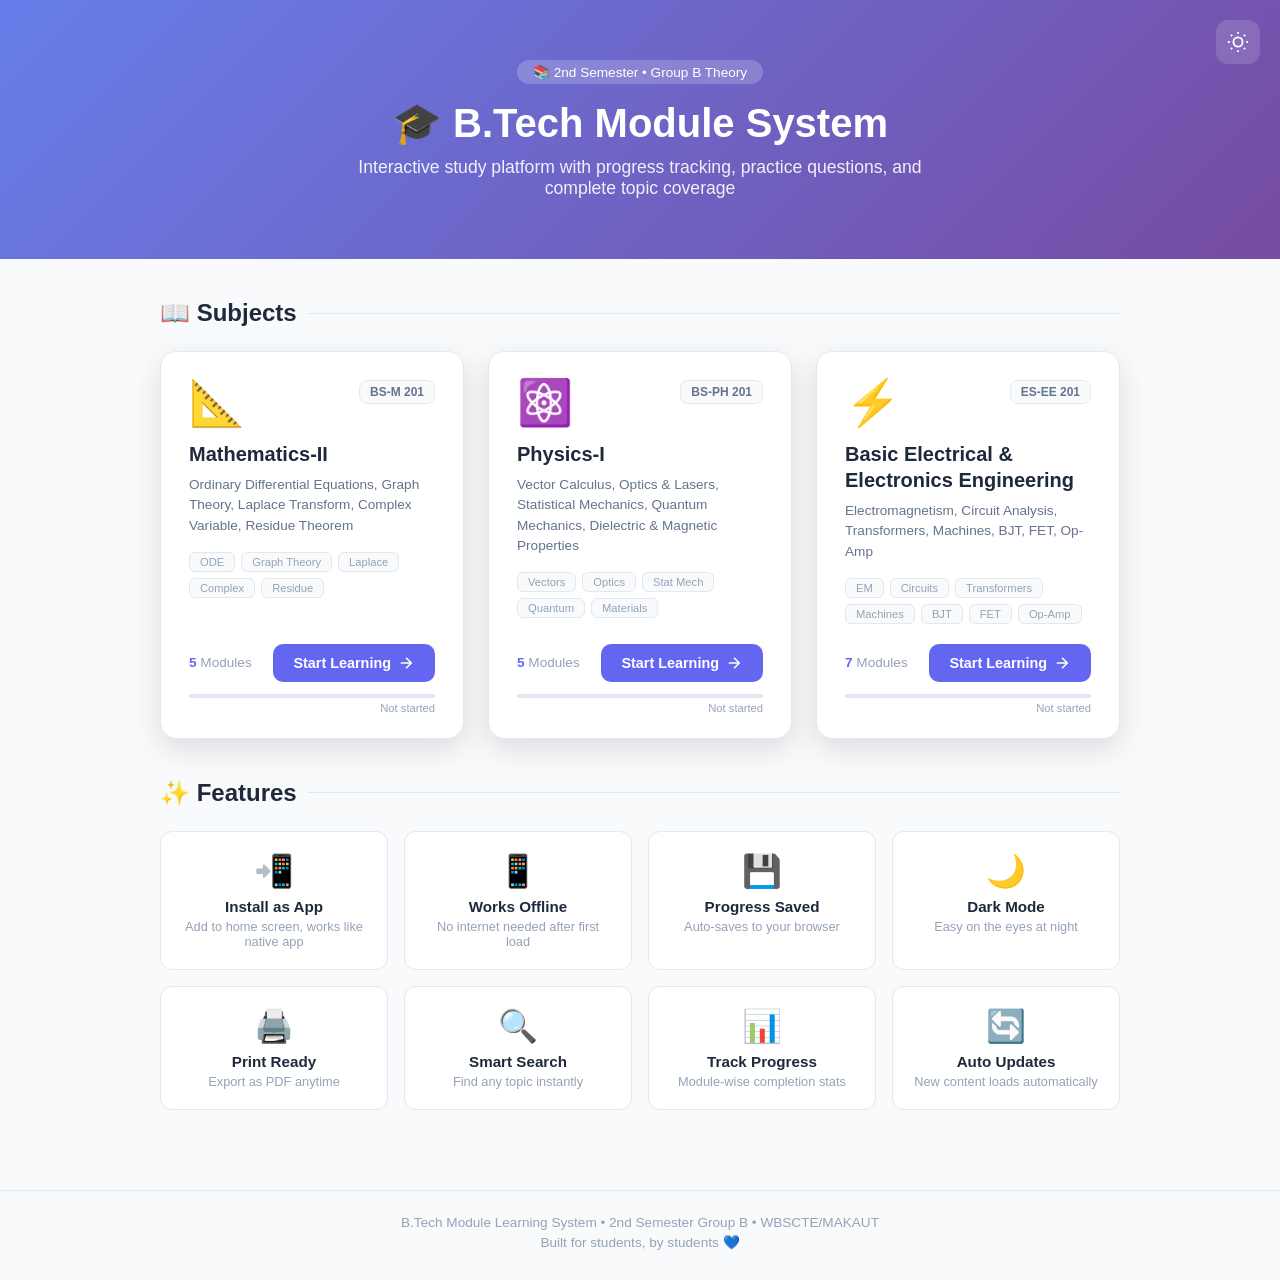
<file: index.html>
<!DOCTYPE html>
<html lang="en">
<head>
    <meta charset="UTF-8">
    <meta name="viewport" content="width=device-width, initial-scale=1.0">
    <meta name="theme-color" content="#6366f1">
    <meta name="description" content="B.Tech 2nd Semester - Module Learning System - WBSCTE/MAKAUT">
    <title>B.Tech Semester 2 - Module Learning System</title>

    <!-- ✅ PWA Manifest -->
    <link rel="manifest" href="./manifest.json">

    <!-- ✅ iOS PWA Support -->
    <meta name="apple-mobile-web-app-capable" content="yes">
    <meta name="apple-mobile-web-app-status-bar-style" content="default">
    <meta name="apple-mobile-web-app-title" content="BTech Modules">

    <!-- ✅ SVG Favicon (no file needed) -->
    <link rel="icon" href="data:image/svg+xml,%3Csvg xmlns='http://www.w3.org/2000/svg' viewBox='0 0 100 100'%3E%3Crect width='100' height='100' rx='20' fill='%236366f1'/%3E%3Ctext x='50' y='65' text-anchor='middle' font-size='50' font-weight='bold' fill='white'%3EB%3C/text%3E%3Ctext x='50' y='88' text-anchor='middle' font-size='22' fill='%23c7d2fe'%3ETECH%3C/text%3E%3C/svg%3E">

    <!-- ✅ Apple Touch Icon (SVG data URI) -->
    <link rel="apple-touch-icon" href="data:image/svg+xml,%3Csvg xmlns='http://www.w3.org/2000/svg' viewBox='0 0 180 180'%3E%3Crect width='180' height='180' rx='36' fill='%236366f1'/%3E%3Ctext x='90' y='110' text-anchor='middle' font-size='90' font-weight='bold' fill='white'%3EB%3C/text%3E%3Ctext x='90' y='150' text-anchor='middle' font-size='38' fill='%23c7d2fe'%3ETECH%3C/text%3E%3C/svg%3E">

    <style>
        :root {
            --primary: #6366f1;
            --primary-dark: #4f46e5;
            --primary-light: #818cf8;
            --bg: #f8fafc;
            --text: #1e293b;
            --text-light: #64748b;
            --text-muted: #94a3b8;
            --card-bg: #ffffff;
            --border: #e2e8f0;
            --shadow: 0 10px 30px rgba(0,0,0,0.12);
            --success: #10b981;
        }

        [data-theme="dark"] {
            --bg: #0f172a;
            --text: #f1f5f9;
            --text-light: #94a3b8;
            --text-muted: #64748b;
            --card-bg: #1e293b;
            --border: #334155;
            --shadow: 0 10px 30px rgba(0,0,0,0.4);
        }

        * { margin: 0; padding: 0; box-sizing: border-box; }

        body {
            font-family: -apple-system, BlinkMacSystemFont, 'Segoe UI', Roboto, sans-serif;
            background: var(--bg);
            color: var(--text);
            min-height: 100vh;
            transition: background 0.3s ease, color 0.3s ease;
        }

        /* ── Hero ── */
        .hero {
            background: linear-gradient(135deg, #667eea 0%, #764ba2 100%);
            padding: 60px 20px;
            text-align: center;
            color: white;
            position: relative;
        }

        [data-theme="dark"] .hero {
            background: linear-gradient(135deg, #312e81 0%, #581c87 100%);
        }

        .hero h1 { font-size: 2.5rem; margin-bottom: 10px; font-weight: 700; }
        .hero p { font-size: 1.1rem; opacity: 0.9; max-width: 600px; margin: 0 auto; }

        .hero-badge {
            display: inline-block;
            padding: 4px 16px;
            background: rgba(255,255,255,0.2);
            border-radius: 999px;
            font-size: 0.85rem;
            margin-bottom: 16px;
            backdrop-filter: blur(4px);
        }

        /* ── Header Actions ── */
        .hero-actions {
            position: absolute;
            top: 20px;
            right: 20px;
            display: flex;
            gap: 8px;
        }

        .hero-btn {
            width: 44px;
            height: 44px;
            border-radius: 12px;
            border: none;
            background: rgba(255,255,255,0.15);
            color: white;
            cursor: pointer;
            display: flex;
            align-items: center;
            justify-content: center;
            transition: background 0.2s, transform 0.2s;
            backdrop-filter: blur(4px);
            position: relative;
        }

        .hero-btn:hover {
            background: rgba(255,255,255,0.25);
            transform: translateY(-1px);
        }

        .hero-btn svg { width: 22px; height: 22px; }

        .hero-btn .tooltip {
            position: absolute;
            bottom: -30px;
            left: 50%;
            transform: translateX(-50%);
            background: rgba(0,0,0,0.75);
            color: white;
            padding: 3px 8px;
            border-radius: 4px;
            font-size: 0.65rem;
            white-space: nowrap;
            opacity: 0;
            pointer-events: none;
            transition: opacity 0.2s;
        }

        .hero-btn:hover .tooltip { opacity: 1; }

        /* ── PWA Install Banner (in hero) ── */
        .pwa-hero-install {
            margin-top: 20px;
            display: none;
        }

        .pwa-hero-install.visible {
            display: flex;
            justify-content: center;
        }

        .pwa-install-hero-btn {
            display: inline-flex;
            align-items: center;
            gap: 8px;
            padding: 10px 24px;
            background: rgba(255,255,255,0.2);
            color: white;
            border: 2px solid rgba(255,255,255,0.4);
            border-radius: 12px;
            font-size: 0.9rem;
            font-weight: 600;
            cursor: pointer;
            transition: all 0.2s;
            backdrop-filter: blur(4px);
            font-family: inherit;
        }

        .pwa-install-hero-btn:hover {
            background: rgba(255,255,255,0.3);
            border-color: rgba(255,255,255,0.6);
            transform: translateY(-2px);
        }

        .pwa-install-hero-btn svg { width: 20px; height: 20px; }

        /* ── Container ── */
        .container {
            max-width: 1000px;
            margin: 0 auto;
            padding: 40px 20px;
        }

        .section-title {
            font-size: 1.5rem;
            font-weight: 600;
            margin-bottom: 24px;
            display: flex;
            align-items: center;
            gap: 10px;
        }

        .section-title::after {
            content: '';
            flex: 1;
            height: 1px;
            background: var(--border);
        }

        /* ── Subject Cards ── */
        .subjects-grid {
            display: grid;
            grid-template-columns: repeat(auto-fit, minmax(300px, 1fr));
            gap: 24px;
            margin-bottom: 40px;
        }

        .subject-card {
            background: var(--card-bg);
            border-radius: 16px;
            padding: 28px;
            box-shadow: var(--shadow);
            border: 1px solid var(--border);
            transition: transform 0.3s ease, box-shadow 0.3s ease;
            text-decoration: none;
            color: inherit;
            display: flex;
            flex-direction: column;
            position: relative;
            overflow: hidden;
        }

        .subject-card:hover {
            transform: translateY(-6px);
            box-shadow: 0 15px 40px rgba(0,0,0,0.18);
        }

        [data-theme="dark"] .subject-card:hover {
            box-shadow: 0 15px 40px rgba(0,0,0,0.5);
        }

        /* ✅ Cached indicator */
        .cached-badge {
            position: absolute;
            top: 12px;
            right: 12px;
            width: 10px;
            height: 10px;
            border-radius: 50%;
            background: var(--success);
            display: none;
            box-shadow: 0 0 0 3px rgba(16,185,129,0.2);
        }

        .cached-badge.visible { display: block; }

        .cached-badge .cached-tooltip {
            position: absolute;
            top: -28px;
            right: 0;
            background: rgba(0,0,0,0.75);
            color: white;
            padding: 3px 8px;
            border-radius: 4px;
            font-size: 0.65rem;
            white-space: nowrap;
            opacity: 0;
            pointer-events: none;
            transition: opacity 0.2s;
        }

        .subject-card:hover .cached-badge .cached-tooltip { opacity: 1; }

        .card-top {
            display: flex;
            align-items: flex-start;
            justify-content: space-between;
            margin-bottom: 16px;
        }

        .subject-icon {
            font-size: 2.8rem;
            line-height: 1;
        }

        .subject-code-badge {
            padding: 4px 10px;
            background: var(--bg);
            border-radius: 8px;
            font-size: 0.75rem;
            font-weight: 600;
            color: var(--text-light);
            border: 1px solid var(--border);
        }

        .subject-title {
            font-size: 1.25rem;
            font-weight: 600;
            margin-bottom: 8px;
            color: var(--text);
            line-height: 1.3;
        }

        .subject-meta {
            font-size: 0.85rem;
            color: var(--text-light);
            margin-bottom: 16px;
            line-height: 1.5;
        }

        .module-chips {
            display: flex;
            flex-wrap: wrap;
            gap: 6px;
            margin-bottom: 20px;
        }

        .module-chip {
            padding: 3px 10px;
            background: var(--bg);
            border-radius: 6px;
            font-size: 0.7rem;
            color: var(--text-muted);
            border: 1px solid var(--border);
        }

        .card-footer {
            margin-top: auto;
            display: flex;
            align-items: center;
            justify-content: space-between;
        }

        .module-count {
            font-size: 0.85rem;
            color: var(--text-muted);
        }

        .module-count strong {
            color: var(--primary);
        }

        /* ✅ Progress bar under module count */
        .card-progress {
            margin-top: 12px;
            margin-bottom: -4px;
        }

        .card-progress-bar {
            height: 4px;
            background: var(--border);
            border-radius: 4px;
            overflow: hidden;
        }

        .card-progress-fill {
            height: 100%;
            background: var(--success);
            border-radius: 4px;
            transition: width 0.5s ease;
        }

        .card-progress-text {
            font-size: 0.7rem;
            color: var(--text-muted);
            margin-top: 4px;
            text-align: right;
        }

        .start-btn {
            display: inline-flex;
            align-items: center;
            gap: 6px;
            padding: 10px 20px;
            background: var(--primary);
            color: white;
            border-radius: 10px;
            font-weight: 600;
            font-size: 0.9rem;
            transition: background 0.2s, transform 0.2s;
        }

        .start-btn:hover {
            background: var(--primary-dark);
            transform: translateX(3px);
        }

        .start-btn svg { width: 18px; height: 18px; }

        /* ── Info Grid ── */
        .info-grid {
            display: grid;
            grid-template-columns: repeat(auto-fit, minmax(200px, 1fr));
            gap: 16px;
            margin-bottom: 40px;
        }

        .info-card {
            background: var(--card-bg);
            border-radius: 12px;
            padding: 20px;
            border: 1px solid var(--border);
            text-align: center;
            transition: transform 0.2s;
        }

        .info-card:hover { transform: translateY(-3px); }

        .info-icon { font-size: 2rem; margin-bottom: 8px; }
        .info-title { font-weight: 600; font-size: 0.95rem; margin-bottom: 4px; }
        .info-desc { font-size: 0.8rem; color: var(--text-muted); }

        /* ── PWA Status Section ── */
        .pwa-status {
            background: var(--card-bg);
            border-radius: 12px;
            padding: 20px;
            border: 1px solid var(--border);
            margin-bottom: 40px;
            display: none;
        }

        .pwa-status.visible { display: block; }

        .pwa-status-header {
            display: flex;
            align-items: center;
            justify-content: space-between;
            margin-bottom: 12px;
        }

        .pwa-status-title {
            font-weight: 600;
            font-size: 0.95rem;
            display: flex;
            align-items: center;
            gap: 6px;
        }

        .pwa-status-badge {
            padding: 3px 10px;
            border-radius: 999px;
            font-size: 0.7rem;
            font-weight: 600;
        }

        .pwa-status-badge.installed {
            background: #d1fae5;
            color: #065f46;
        }

        .pwa-status-badge.online {
            background: #dbeafe;
            color: #1e40af;
        }

        .pwa-status-badge.offline {
            background: #fef3c7;
            color: #92400e;
        }

        .pwa-cache-info {
            font-size: 0.8rem;
            color: var(--text-muted);
            display: flex;
            align-items: center;
            gap: 12px;
            flex-wrap: wrap;
        }

        .pwa-cache-item {
            display: flex;
            align-items: center;
            gap: 4px;
        }

        .pwa-clear-btn {
            background: none;
            border: 1px solid var(--border);
            color: var(--text-muted);
            padding: 4px 10px;
            border-radius: 6px;
            font-size: 0.7rem;
            cursor: pointer;
            font-family: inherit;
            transition: all 0.2s;
        }

        .pwa-clear-btn:hover {
            border-color: #ef4444;
            color: #ef4444;
        }

        /* ── Footer ── */
        .footer {
            text-align: center;
            padding: 24px 20px;
            color: var(--text-muted);
            font-size: 0.85rem;
            border-top: 1px solid var(--border);
        }

        .footer-version {
            margin-top: 6px;
            font-size: 0.75rem;
            opacity: 0.6;
        }

        /* ── Responsive ── */
        @media (max-width: 640px) {
            .hero h1 { font-size: 1.8rem; }
            .hero p { font-size: 1rem; }
            .subjects-grid { grid-template-columns: 1fr; }
            .info-grid { grid-template-columns: 1fr 1fr; }
            .hero-actions { top: 12px; right: 12px; gap: 6px; }
            .hero-btn { width: 38px; height: 38px; border-radius: 10px; }
            .hero-btn svg { width: 18px; height: 18px; }
        }
    </style>
</head>
<body>

    <section class="hero">
        <!-- ✅ Header Actions -->
        <div class="hero-actions">
            <button class="hero-btn" id="themeToggle" title="Toggle Dark Mode">
                <svg class="sun-icon" viewBox="0 0 24 24" fill="none"
                    stroke="currentColor" stroke-width="2">
                    <circle cx="12" cy="12" r="5"/>
                    <path d="M12 1v2M12 21v2M4.22 4.22l1.42 1.42M18.36
                        18.36l1.42 1.42M1 12h2M21 12h2M4.22
                        19.78l1.42-1.42M18.36 5.64l1.42-1.42"/>
                </svg>
                <svg class="moon-icon" viewBox="0 0 24 24" fill="none"
                    stroke="currentColor" stroke-width="2" style="display:none;">
                    <path d="M21 12.79A9 9 0 1 1 11.21 3
                        7 7 0 0 0 21 12.79z"/>
                </svg>
                <span class="tooltip">Theme</span>
            </button>

            <!-- ✅ Cache Info Button -->
            <button class="hero-btn" id="cacheInfoBtn" title="App Info"
                style="display:none;">
                <svg viewBox="0 0 24 24" fill="none"
                    stroke="currentColor" stroke-width="2">
                    <circle cx="12" cy="12" r="10"/>
                    <path d="M12 16v-4M12 8h.01"/>
                </svg>
                <span class="tooltip">App Info</span>
            </button>
        </div>

        <div class="hero-badge">📚 2nd Semester • Group B Theory</div>
        <h1>🎓 B.Tech Module System</h1>
        <p>Interactive study platform with progress tracking,
           practice questions, and complete topic coverage</p>

        <!-- ✅ PWA Install Button in Hero -->
        <div class="pwa-hero-install" id="heroInstall">
            <button class="pwa-install-hero-btn" id="heroInstallBtn">
                <svg viewBox="0 0 24 24" fill="none"
                    stroke="currentColor" stroke-width="2.5"
                    stroke-linecap="round" stroke-linejoin="round">
                    <path d="M21 15v4a2 2 0 0 1-2 2H5a2 2 0 0 1-2-2v-4"/>
                    <polyline points="7 10 12 15 17 10"/>
                    <line x1="12" y1="15" x2="12" y2="3"/>
                </svg>
                Install App for Offline Use
            </button>
        </div>
    </section>

    <div class="container">

        <!-- ✅ PWA Status Section -->
        <div class="pwa-status" id="pwaStatus">
            <div class="pwa-status-header">
                <span class="pwa-status-title" id="pwaStatusTitle">
                    📲 App Status
                </span>
                <span class="pwa-status-badge" id="pwaStatusBadge">
                    Checking...
                </span>
            </div>
            <div class="pwa-cache-info" id="pwaCacheInfo">
                <span class="pwa-cache-item">Loading cache info...</span>
            </div>
        </div>

        <h2 class="section-title">📖 Subjects</h2>

        <div class="subjects-grid">

            <!-- Mathematics-II -->
            <a href="subjects/mathematics-ii/index.html" class="subject-card"
                data-subject="mathematics-ii" data-modules="5">
                <div class="cached-badge" id="cache-mathematics-ii">
                    <span class="cached-tooltip">✅ Cached for offline</span>
                </div>
                <div class="card-top">
                    <div class="subject-icon">📐</div>
                    <span class="subject-code-badge">BS-M 201</span>
                </div>
                <h3 class="subject-title">Mathematics-II</h3>
                <p class="subject-meta">Ordinary Differential Equations,
                    Graph Theory, Laplace Transform, Complex Variable,
                    Residue Theorem</p>
                <div class="module-chips">
                    <span class="module-chip">ODE</span>
                    <span class="module-chip">Graph Theory</span>
                    <span class="module-chip">Laplace</span>
                    <span class="module-chip">Complex</span>
                    <span class="module-chip">Residue</span>
                </div>
                <div class="card-footer">
                    <span class="module-count">
                        <strong>5</strong> Modules
                    </span>
                    <span class="start-btn">
                        Start Learning
                        <svg viewBox="0 0 24 24" fill="none"
                            stroke="currentColor" stroke-width="2">
                            <path d="M5 12h14M12 5l7 7-7 7"/>
                        </svg>
                    </span>
                </div>
                <div class="card-progress" data-subject-progress="mathematics-ii">
                    <div class="card-progress-bar">
                        <div class="card-progress-fill" style="width:0%"></div>
                    </div>
                    <div class="card-progress-text">0% complete</div>
                </div>
            </a>

            <!-- Physics-I -->
            <a href="subjects/physics-i/index.html" class="subject-card"
                data-subject="physics-i" data-modules="5">
                <div class="cached-badge" id="cache-physics-i">
                    <span class="cached-tooltip">✅ Cached for offline</span>
                </div>
                <div class="card-top">
                    <div class="subject-icon">⚛️</div>
                    <span class="subject-code-badge">BS-PH 201</span>
                </div>
                <h3 class="subject-title">Physics-I</h3>
                <p class="subject-meta">Vector Calculus, Optics & Lasers,
                    Statistical Mechanics, Quantum Mechanics,
                    Dielectric & Magnetic Properties</p>
                <div class="module-chips">
                    <span class="module-chip">Vectors</span>
                    <span class="module-chip">Optics</span>
                    <span class="module-chip">Stat Mech</span>
                    <span class="module-chip">Quantum</span>
                    <span class="module-chip">Materials</span>
                </div>
                <div class="card-footer">
                    <span class="module-count">
                        <strong>5</strong> Modules
                    </span>
                    <span class="start-btn">
                        Start Learning
                        <svg viewBox="0 0 24 24" fill="none"
                            stroke="currentColor" stroke-width="2">
                            <path d="M5 12h14M12 5l7 7-7 7"/>
                        </svg>
                    </span>
                </div>
                <div class="card-progress" data-subject-progress="physics-i">
                    <div class="card-progress-bar">
                        <div class="card-progress-fill" style="width:0%"></div>
                    </div>
                    <div class="card-progress-text">0% complete</div>
                </div>
            </a>

            <!-- Electrical & Electronics -->
            <a href="subjects/electrical-electronics/index.html"
                class="subject-card"
                data-subject="electrical-electronics" data-modules="7">
                <div class="cached-badge" id="cache-electrical-electronics">
                    <span class="cached-tooltip">✅ Cached for offline</span>
                </div>
                <div class="card-top">
                    <div class="subject-icon">⚡</div>
                    <span class="subject-code-badge">ES-EE 201</span>
                </div>
                <h3 class="subject-title">Basic Electrical & Electronics
                    Engineering</h3>
                <p class="subject-meta">Electromagnetism, Circuit Analysis,
                    Transformers, Machines, BJT, FET, Op-Amp</p>
                <div class="module-chips">
                    <span class="module-chip">EM</span>
                    <span class="module-chip">Circuits</span>
                    <span class="module-chip">Transformers</span>
                    <span class="module-chip">Machines</span>
                    <span class="module-chip">BJT</span>
                    <span class="module-chip">FET</span>
                    <span class="module-chip">Op-Amp</span>
                </div>
                <div class="card-footer">
                    <span class="module-count">
                        <strong>7</strong> Modules
                    </span>
                    <span class="start-btn">
                        Start Learning
                        <svg viewBox="0 0 24 24" fill="none"
                            stroke="currentColor" stroke-width="2">
                            <path d="M5 12h14M12 5l7 7-7 7"/>
                        </svg>
                    </span>
                </div>
                <div class="card-progress"
                    data-subject-progress="electrical-electronics">
                    <div class="card-progress-bar">
                        <div class="card-progress-fill" style="width:0%"></div>
                    </div>
                    <div class="card-progress-text">0% complete</div>
                </div>
            </a>

        </div>

        <h2 class="section-title">✨ Features</h2>

        <div class="info-grid">
            <div class="info-card">
                <div class="info-icon">📲</div>
                <div class="info-title">Install as App</div>
                <div class="info-desc">Add to home screen,
                    works like native app</div>
            </div>
            <div class="info-card">
                <div class="info-icon">📱</div>
                <div class="info-title">Works Offline</div>
                <div class="info-desc">No internet needed
                    after first load</div>
            </div>
            <div class="info-card">
                <div class="info-icon">💾</div>
                <div class="info-title">Progress Saved</div>
                <div class="info-desc">Auto-saves to your browser</div>
            </div>
            <div class="info-card">
                <div class="info-icon">🌙</div>
                <div class="info-title">Dark Mode</div>
                <div class="info-desc">Easy on the eyes at night</div>
            </div>
            <div class="info-card">
                <div class="info-icon">🖨️</div>
                <div class="info-title">Print Ready</div>
                <div class="info-desc">Export as PDF anytime</div>
            </div>
            <div class="info-card">
                <div class="info-icon">🔍</div>
                <div class="info-title">Smart Search</div>
                <div class="info-desc">Find any topic instantly</div>
            </div>
            <div class="info-card">
                <div class="info-icon">📊</div>
                <div class="info-title">Track Progress</div>
                <div class="info-desc">Module-wise completion stats</div>
            </div>
            <div class="info-card">
                <div class="info-icon">🔄</div>
                <div class="info-title">Auto Updates</div>
                <div class="info-desc">New content loads
                    automatically</div>
            </div>
        </div>
    </div>

    <footer class="footer">
        <p>B.Tech Module Learning System • 2nd Semester Group B
            • WBSCTE/MAKAUT</p>
        <p style="margin-top:4px;">
            Built for students, by students 💙</p>
        <p class="footer-version" id="footerVersion"></p>
    </footer>

    <!-- ✅ PWA Manager -->
    <script src="./module-assets/js/pwa-manager.js"></script>

    <script>
    (function() {

        // ════════════════════════════════
        // THEME TOGGLE
        // ════════════════════════════════

        const theme = localStorage.getItem('module-theme') || 'light';
        if (theme === 'dark') {
            document.documentElement.setAttribute('data-theme', 'dark');
            document.querySelector('.sun-icon').style.display = 'none';
            document.querySelector('.moon-icon').style.display = 'flex';
        }

        document.getElementById('themeToggle')
            .addEventListener('click', function() {
                const current = document.documentElement
                    .getAttribute('data-theme');
                const next = current === 'dark' ? 'light' : 'dark';
                document.documentElement.setAttribute('data-theme', next);
                localStorage.setItem('module-theme', next);

                const sunIcon  = document.querySelector('.sun-icon');
                const moonIcon = document.querySelector('.moon-icon');

                if (next === 'dark') {
                    sunIcon.style.display  = 'none';
                    moonIcon.style.display = 'flex';
                } else {
                    sunIcon.style.display  = 'flex';
                    moonIcon.style.display = 'none';
                }
            });

        // ════════════════════════════════
        // PROGRESS TRACKING ON HOME PAGE
        // ════════════════════════════════

        const subjects = {
            'physics-i': {
                code: 'physics-i',
                modules: [1, 2, 3, 4, 5]
            },
            'mathematics-ii': {
                code: 'mathematics-ii',
                modules: [1, 2, 3, 4, 5]
            },
            'electrical-electronics': {
                code: 'electrical-electronics',
                modules: [1, 2, 3, 4, 5, 6, 7]
            }
        };

        function loadSubjectProgress() {
            const PREFIX = 'btech_module_';

            Object.entries(subjects).forEach(([name, info]) => {
                let totalTopics     = 0;
                let completedTopics = 0;

                info.modules.forEach(m => {
                    const key  = `${PREFIX}${info.code}_module${m}`;
                    const data = localStorage.getItem(key);

                    if (data) {
                        try {
                            const parsed    = JSON.parse(data);
                            const completed = parsed.completedTopics || [];
                            completedTopics += completed.length;

                            // Estimate total from completed + remaining
                            totalTopics += Math.max(
                                completed.length,
                                Object.keys(parsed.userAnswers || {}).length,
                                completed.length
                            );
                        } catch (e) {
                            // Skip invalid data
                        }
                    }
                });

                // Update progress bar
                const progressEl = document.querySelector(
                    `[data-subject-progress="${name}"]`
                );
                if (progressEl && totalTopics > 0) {
                    const pct = Math.min(
                        100,
                        Math.round((completedTopics / totalTopics) * 100)
                    );
                    const fill = progressEl.querySelector(
                        '.card-progress-fill'
                    );
                    const text = progressEl.querySelector(
                        '.card-progress-text'
                    );

                    if (fill) fill.style.width = `${pct}%`;
                    if (text) text.textContent  = `${pct}% complete`;
                } else if (progressEl) {
                    const text = progressEl.querySelector(
                        '.card-progress-text'
                    );
                    if (text) text.textContent = 'Not started';
                }
            });
        }

        loadSubjectProgress();

        // ════════════════════════════════
        // PWA INSTALL BUTTON IN HERO
        // ════════════════════════════════

        let deferredPrompt = null;

        window.addEventListener('beforeinstallprompt', (e) => {
            e.preventDefault();
            deferredPrompt = e;

            // Show hero install button
            const heroInstall = document.getElementById('heroInstall');
            if (heroInstall) heroInstall.classList.add('visible');
        });

        document.getElementById('heroInstallBtn')
            ?.addEventListener('click', async () => {
                if (!deferredPrompt) return;

                deferredPrompt.prompt();
                const { outcome } = await deferredPrompt.userChoice;

                if (outcome === 'accepted') {
                    deferredPrompt = null;
                    const heroInstall = document.getElementById('heroInstall');
                    if (heroInstall) heroInstall.classList.remove('visible');
                }
            });

        window.addEventListener('appinstalled', () => {
            deferredPrompt = null;
            const heroInstall = document.getElementById('heroInstall');
            if (heroInstall) heroInstall.classList.remove('visible');
        });

        // ════════════════════════════════
        // PWA STATUS & CACHE INFO
        // ════════════════════════════════

        async function updatePWAStatus() {
            const statusEl = document.getElementById('pwaStatus');
            const infoBtn  = document.getElementById('cacheInfoBtn');

            // Only show if SW is registered
            if (!('serviceWorker' in navigator)) return;

            const reg = await navigator.serviceWorker.getRegistration();
            if (!reg) return;

            // Show status section and info button
            if (statusEl) statusEl.classList.add('visible');
            if (infoBtn)  infoBtn.style.display = 'flex';

            // Update status badge
            const badge = document.getElementById('pwaStatusBadge');
            const title = document.getElementById('pwaStatusTitle');

            const isInstalled =
                window.matchMedia('(display-mode: standalone)').matches ||
                window.navigator.standalone === true;

            if (isInstalled) {
                if (badge) {
                    badge.textContent = '✅ Installed';
                    badge.className   = 'pwa-status-badge installed';
                }
                if (title) title.innerHTML = '📲 Installed App';
            } else if (navigator.onLine) {
                if (badge) {
                    badge.textContent = '🟢 Online';
                    badge.className   = 'pwa-status-badge online';
                }
                if (title) title.innerHTML = '📲 App Status';
            } else {
                if (badge) {
                    badge.textContent = '🔴 Offline';
                    badge.className   = 'pwa-status-badge offline';
                }
                if (title) title.innerHTML = '📲 App Status (Offline)';
            }

            // Get cache info
            if (navigator.serviceWorker.controller) {
                try {
                    const channel = new MessageChannel();
                    const promise = new Promise(resolve => {
                        channel.port1.onmessage = (e) => resolve(e.data);
                        // Timeout after 2 seconds
                        setTimeout(() => resolve(null), 2000);
                    });

                    navigator.serviceWorker.controller.postMessage(
                        { type: 'GET_CACHE_INFO' },
                        [channel.port2]
                    );

                    const info = await promise;
                    if (info) {
                        updateCacheDisplay(info);

                        // Update version in footer
                        const versionEl =
                            document.getElementById('footerVersion');
                        if (versionEl && info.version) {
                            versionEl.textContent =
                                `App ${info.version}`;
                        }
                    }
                } catch (e) {
                    console.warn('Cache info failed:', e);
                }
            }

            // Check cached subjects
            checkCachedSubjects();
        }

        function updateCacheDisplay(info) {
            const el = document.getElementById('pwaCacheInfo');
            if (!el || !info) return;

            el.innerHTML = `
                <span class="pwa-cache-item">
                    📦 ${info.totalFiles || 0} files cached
                </span>
                <span class="pwa-cache-item">
                    💾 ${info.totalCaches || 0} cache stores
                </span>
                <span class="pwa-cache-item">
                    🔖 ${info.version || 'Unknown'}
                </span>
                <button class="pwa-clear-btn" id="clearCacheBtn">
                    🗑️ Clear Cache
                </button>
            `;

            document.getElementById('clearCacheBtn')
                ?.addEventListener('click', async () => {
                    if (!confirm(
                        'Clear all cached data? ' +
                        'App will need internet to reload.'
                    )) return;

                    if (typeof PWAManager !== 'undefined') {
                        await PWAManager.clearAllCache();
                        window.location.reload();
                    }
                });
        }

        async function checkCachedSubjects() {
            if (!('caches' in window)) return;

            try {
                const cacheNames = await caches.keys();
                const dataCache  = cacheNames.find(
                    n => n.includes('btech-data')
                );

                if (!dataCache) return;

                const cache = await caches.open(dataCache);
                const keys  = await cache.keys();
                const urls  = keys.map(k => k.url);

                // Check each subject
                Object.keys(subjects).forEach(name => {
                    const hasCached = urls.some(
                        u => u.includes(`/subjects/${name}/data/`)
                    );
                    const badge = document.getElementById(`cache-${name}`);
                    if (badge && hasCached) {
                        badge.classList.add('visible');
                    }
                });
            } catch (e) {
                console.warn('Cache check failed:', e);
            }
        }

        // Toggle PWA status on info button click
        document.getElementById('cacheInfoBtn')
            ?.addEventListener('click', () => {
                const statusEl = document.getElementById('pwaStatus');
                if (statusEl) {
                    statusEl.classList.toggle('visible');
                    if (statusEl.classList.contains('visible')) {
                        updatePWAStatus();
                        statusEl.scrollIntoView({
                            behavior: 'smooth',
                            block: 'start'
                        });
                    }
                }
            });

        // Run after PWA manager loads
        setTimeout(updatePWAStatus, 1500);

        // Update on connectivity change
        window.addEventListener('online',  () => {
            setTimeout(updatePWAStatus, 500);
        });
        window.addEventListener('offline', () => {
            setTimeout(updatePWAStatus, 500);
        });

    })();
    </script>

</body>
</html>
</file>
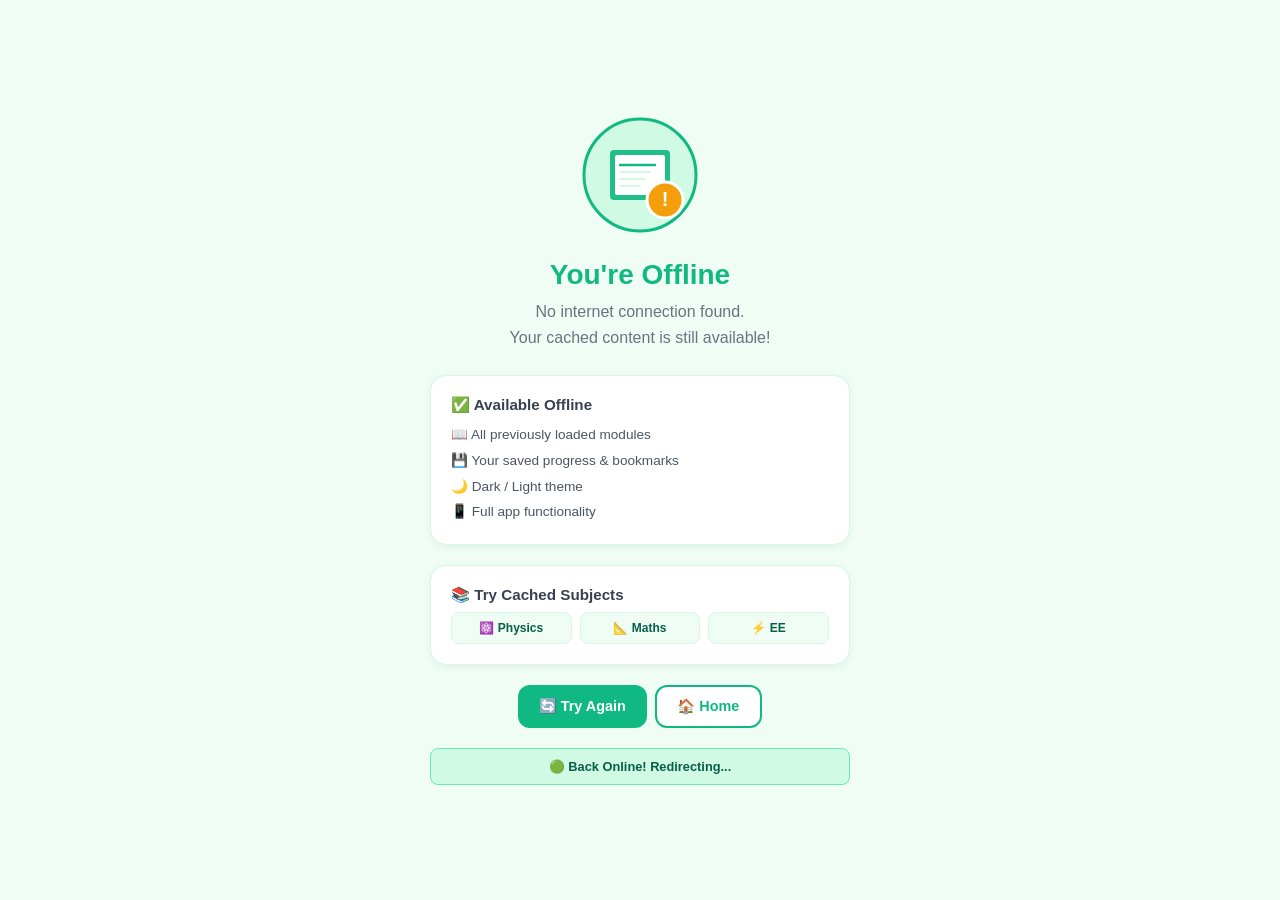
<file: offline.html>
<!DOCTYPE html>
<html lang="en">

<head>
  <meta charset="UTF-8">
  <meta name="viewport" content="width=device-width, initial-scale=1.0">
  <meta name="theme-color" content="#10b981">
  <title>Offline — B.Tech Module System</title>
  <style>
    * {
      margin: 0;
      padding: 0;
      box-sizing: border-box;
    }
    
    body {
      font-family: -apple-system, BlinkMacSystemFont,
        'Segoe UI', Roboto, sans-serif;
      background: #f0fdf4;
      color: #1f2937;
      min-height: 100vh;
      display: flex;
      align-items: center;
      justify-content: center;
      padding: 1rem;
    }
    
    .container {
      text-align: center;
      max-width: 420px;
      width: 100%;
    }
    
    .icon-wrapper {
      width: 120px;
      height: 120px;
      margin: 0 auto 1.5rem;
      animation: float 3s ease-in-out infinite;
    }
    
    @keyframes float {

      0%,
      100% {
        transform: translateY(0);
      }
      
      50% {
        transform: translateY(-10px);
      }
    }
    
    h1 {
      font-size: 1.75rem;
      font-weight: 700;
      color: #10b981;
      margin-bottom: 0.5rem;
    }
    
    .subtitle {
      color: #6b7280;
      font-size: 1rem;
      line-height: 1.6;
      margin-bottom: 1.5rem;
    }
    
    .card {
      background: white;
      border-radius: 1rem;
      padding: 1.25rem;
      margin-bottom: 1.25rem;
      box-shadow: 0 2px 8px rgba(0, 0, 0, 0.06);
      border: 1px solid #d1fae5;
      text-align: left;
    }
    
    .card h2 {
      font-size: 0.95rem;
      font-weight: 600;
      color: #374151;
      margin-bottom: 0.5rem;
    }
    
    .feature-list {
      list-style: none;
    }
    
    .feature-list li {
      padding: 0.3rem 0;
      color: #4b5563;
      font-size: 0.85rem;
      display: flex;
      align-items: center;
      gap: 0.5rem;
    }
    
    .btn-row {
      display: flex;
      justify-content: center;
      gap: 0.5rem;
      flex-wrap: wrap;
    }
    
    .btn {
      display: inline-flex;
      align-items: center;
      gap: 0.4rem;
      padding: 0.7rem 1.3rem;
      border-radius: 0.75rem;
      font-size: 0.9rem;
      font-weight: 600;
      cursor: pointer;
      border: none;
      transition: all 0.2s;
      text-decoration: none;
    }
    
    .btn-primary {
      background: #10b981;
      color: white;
    }
    
    .btn-primary:hover {
      background: #059669;
      transform: translateY(-1px);
    }
    
    .btn-secondary {
      background: white;
      color: #10b981;
      border: 2px solid #10b981;
    }
    
    .btn-secondary:hover {
      background: #f0fdf4;
    }
    
    .status-bar {
      margin-top: 1.25rem;
      padding: 0.6rem 1rem;
      border-radius: 0.5rem;
      font-size: 0.8rem;
      font-weight: 600;
      transition: all 0.3s;
    }
    
    .status-offline {
      background: #fef3c7;
      color: #92400e;
      border: 1px solid #fcd34d;
    }
    
    .status-online {
      background: #d1fae5;
      color: #065f46;
      border: 1px solid #6ee7b7;
    }
    
    .subjects-grid {
      display: grid;
      grid-template-columns: 1fr 1fr 1fr;
      gap: 0.5rem;
      margin-top: 0.5rem;
    }
    
    .subject-link {
      background: #f0fdf4;
      border: 1px solid #d1fae5;
      border-radius: 0.5rem;
      padding: 0.5rem;
      text-decoration: none;
      color: #065f46;
      font-size: 0.75rem;
      font-weight: 600;
      text-align: center;
      transition: all 0.2s;
    }
    
    .subject-link:hover {
      background: #d1fae5;
    }
  </style>
</head>

<body>
  
  <div class="container">
    
    <!-- SVG Icon - No files needed -->
    <div class="icon-wrapper">
      <svg viewBox="0 0 120 120" xmlns="http://www.w3.org/2000/svg">
        <circle cx="60" cy="60" r="56" fill="#d1fae5" stroke="#10b981" stroke-width="3" />
        <rect x="30" y="35" width="60" height="50" rx="4" fill="#10b981" opacity="0.9" />
        <rect x="35" y="40" width="50" height="40" rx="2" fill="white" />
        <line x1="40" y1="50" x2="75" y2="50" stroke="#10b981" stroke-width="2.5" stroke-linecap="round" />
        <line x1="40" y1="57" x2="70" y2="57" stroke="#d1fae5" stroke-width="2" stroke-linecap="round" />
        <line x1="40" y1="64" x2="65" y2="64" stroke="#d1fae5" stroke-width="2" stroke-linecap="round" />
        <line x1="40" y1="71" x2="60" y2="71" stroke="#d1fae5" stroke-width="2" stroke-linecap="round" />
        <circle cx="85" cy="85" r="18" fill="#f59e0b" stroke="white" stroke-width="3" />
        <text x="85" y="91" text-anchor="middle" font-size="20" font-weight="bold" fill="white">!</text>
      </svg>
    </div>
    
    <h1>You're Offline</h1>
    <p class="subtitle">
      No internet connection found.<br>
      Your cached content is still available!
    </p>
    
    <div class="card">
      <h2>✅ Available Offline</h2>
      <ul class="feature-list">
        <li>📖 All previously loaded modules</li>
        <li>💾 Your saved progress & bookmarks</li>
        <li>🌙 Dark / Light theme</li>
        <li>📱 Full app functionality</li>
      </ul>
    </div>
    
    <div class="card">
      <h2>📚 Try Cached Subjects</h2>
      <div class="subjects-grid">
        <a href="./subjects/physics-i/index.html" class="subject-link">⚛️ Physics</a>
        <a href="./subjects/mathematics-ii/index.html" class="subject-link">📐 Maths</a>
        <a href="./subjects/electrical-electronics/index.html" class="subject-link">⚡ EE</a>
      </div>
    </div>
    
    <div class="btn-row">
      <button class="btn btn-primary" onclick="tryReload()">
        🔄 Try Again
      </button>
      <a href="./index.html" class="btn btn-secondary">
        🏠 Home
      </a>
    </div>
    
    <div class="status-bar status-offline" id="statusBar">
      🔴 Currently Offline
    </div>
  </div>
  
  <script>
    function updateStatus() {
      const bar = document.getElementById('statusBar');
      if (navigator.onLine) {
        bar.className = 'status-bar status-online';
        bar.textContent = '🟢 Back Online! Redirecting...';
        setTimeout(() => window.location.reload(), 1500);
      } else {
        bar.className = 'status-bar status-offline';
        bar.textContent = '🔴 Currently Offline';
      }
    }
    
    function tryReload() {
      if (navigator.onLine) {
        window.location.reload();
      } else {
        const bar = document.getElementById('statusBar');
        bar.textContent = '🔴 Still offline — try again later';
        bar.style.animation = 'none';
        setTimeout(() => { bar.style.animation = ''; }, 10);
      }
    }
    
    window.addEventListener('online', updateStatus);
    window.addEventListener('offline', updateStatus);
    updateStatus();
  </script>
  
</body>

</html>
</file>
